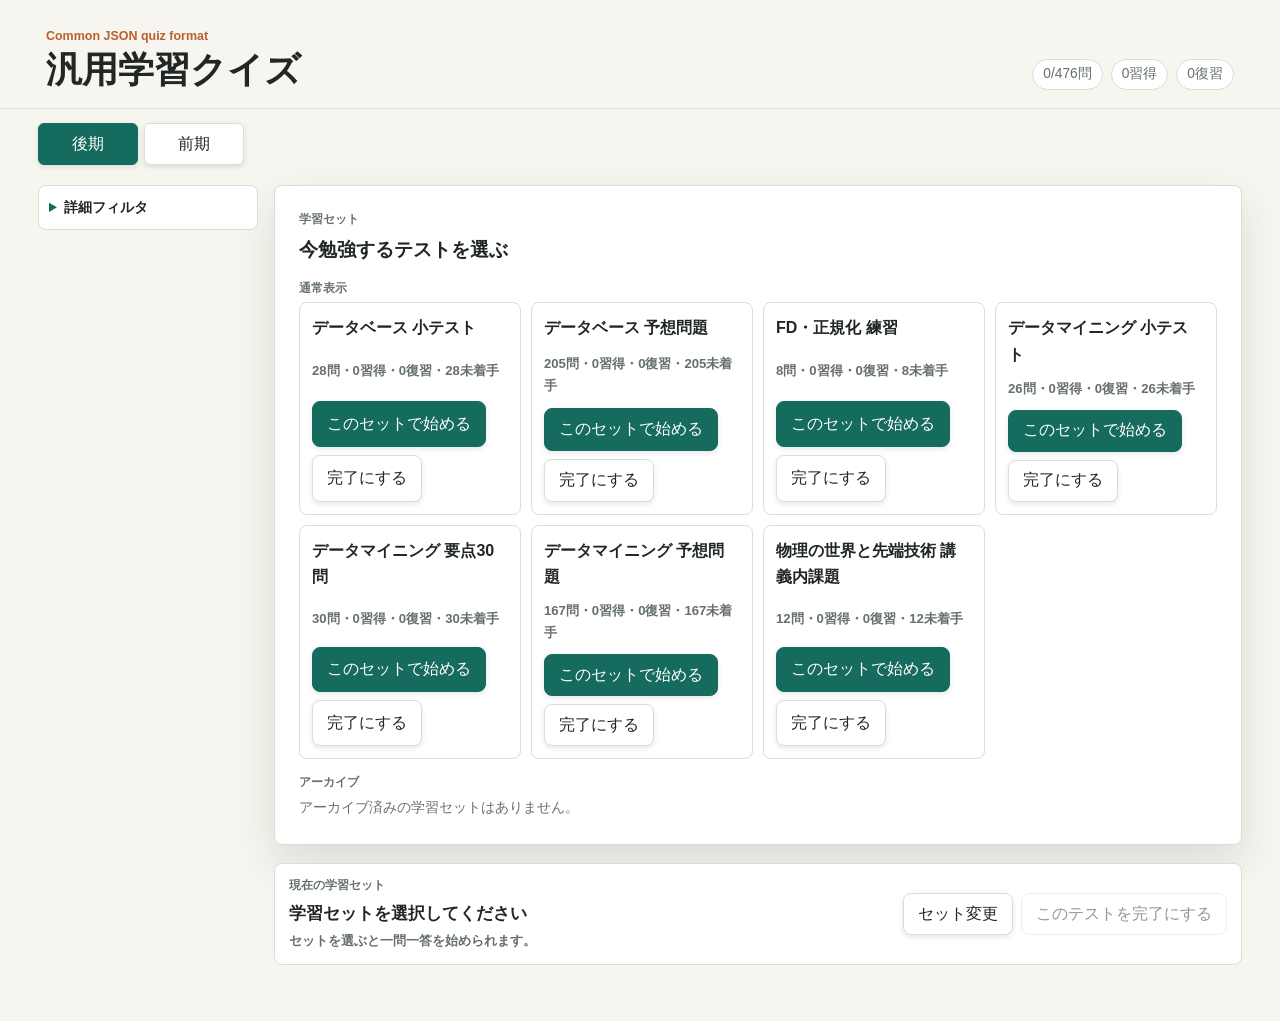
<file: index.html>
<!doctype html>
<html lang="ja">
  <head>
    <meta charset="utf-8">
    <meta name="viewport" content="width=device-width, initial-scale=1">
    <title>汎用学習クイズ</title>
    <meta name="theme-color" content="#146c5f">
    <link rel="manifest" href="manifest.webmanifest">
    <link rel="icon" href="icon.svg" type="image/svg+xml">
    <meta http-equiv="refresh" content="0; url=study-quiz-site.html">
    <script>
      window.location.replace("study-quiz-site.html");
    </script>
  </head>
  <body>
    <p><a href="study-quiz-site.html">汎用学習クイズを開く</a></p>
  </body>
</html>
</file>
